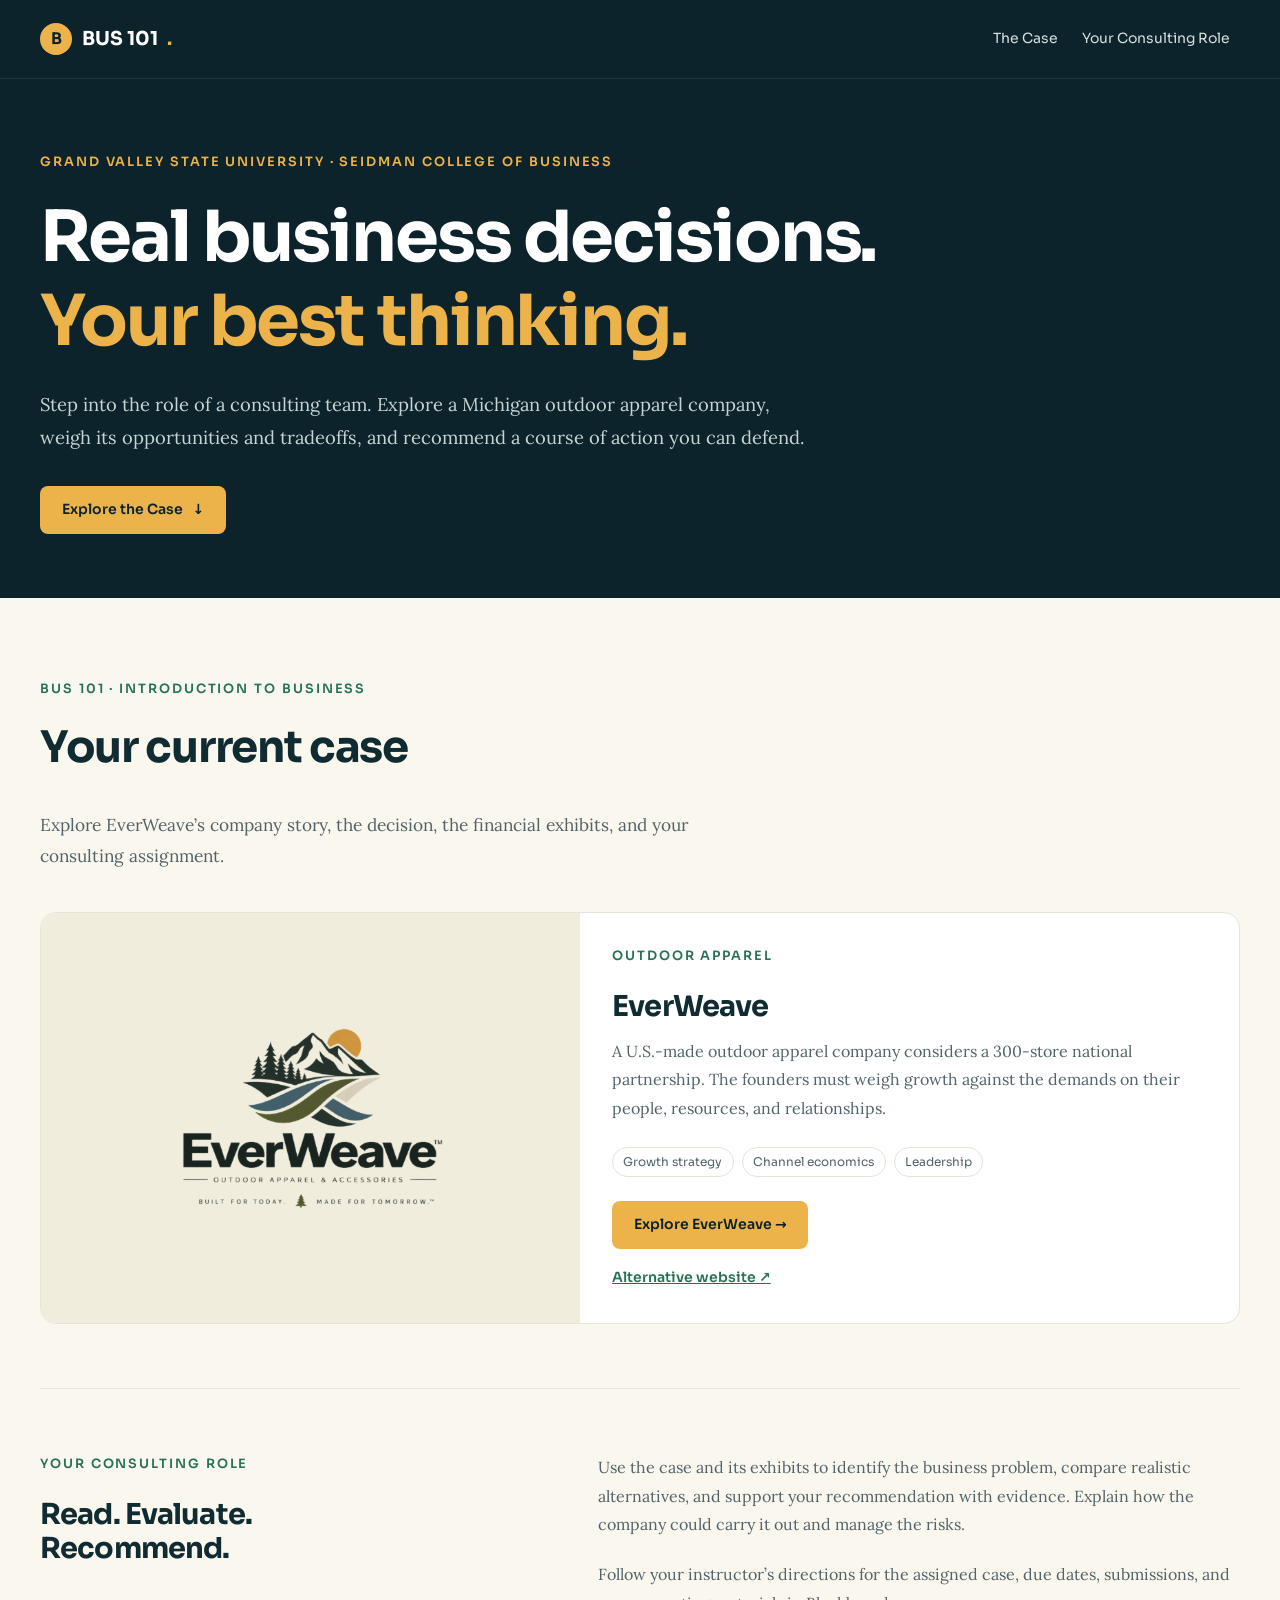
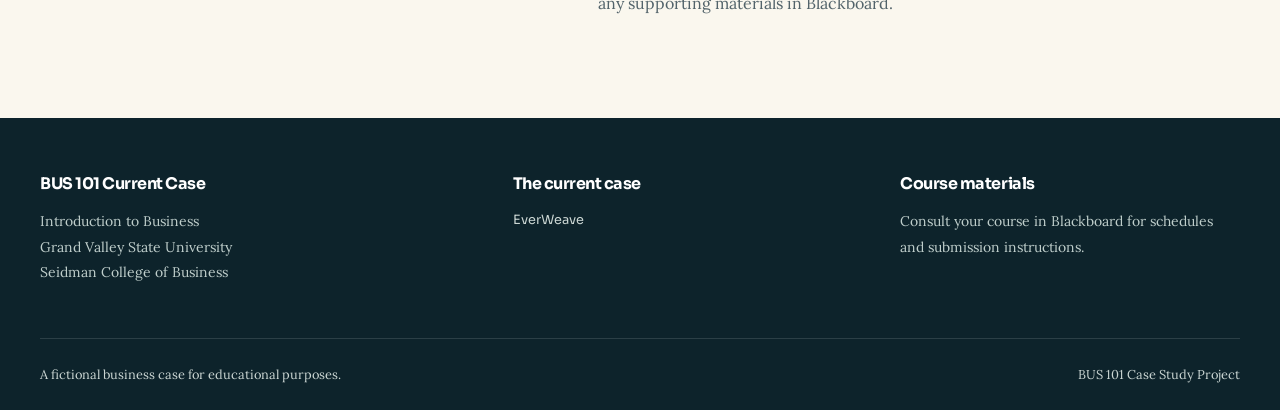
<file: index.html>
<!doctype html><html lang="en">
<head><meta charset="utf-8"><meta name="viewport" content="width=device-width, initial-scale=1">
<title>BUS 101 Current Case · Grand Valley State University</title><meta name="description" content="Explore EverWeave, the current BUS 101 consulting case at Grand Valley State University.">
<link rel="icon" type="image/svg+xml" href="data:image/svg+xml,%3Csvg%20xmlns%3D%22http%3A%2F%2Fwww.w3.org%2F2000%2Fsvg%22%20viewBox%3D%220%200%2032%2032%22%3E%3Crect%20width%3D%2232%22%20height%3D%2232%22%20rx%3D%228%22%20fill%3D%22%23102b32%22%2F%3E%3Cpath%20d%3D%22M7%208h8v17H7zm10%200h8v17h-8z%22%20fill%3D%22%23edb34b%22%2F%3E%3Cpath%20d%3D%22M16%208v18%22%20stroke%3D%22%23faf7ee%22%20stroke-width%3D%222%22%2F%3E%3C%2Fsvg%3E"><link rel="stylesheet" href="/assets/style-8b773d0e2d96.css"><script defer src="/assets/site-798e80469c7b.js"></script></head>
<body class="landing"><a class="skip" href="#main">Skip to content</a>
<header class="header"><div class="container header-inner"><a class="brand" href="/" aria-label="BUS 101 current case home"><span class="brand-mark" aria-hidden="true">B</span>BUS 101<span>.</span></a><nav class="nav" aria-label="Main navigation" style="display:flex"><a href="#case">The Case</a><a href="#consulting">Your Consulting Role</a></nav></div></header>
<main id="main"><section class="hero"><div class="container"><div class="hero-inner"><span class="eyebrow">Grand Valley State University · Seidman College of Business</span><h1>Real business decisions.<br><em>Your best thinking.</em></h1><p>Step into the role of a consulting team. Explore a Michigan outdoor apparel company, weigh its opportunities and tradeoffs, and recommend a course of action you can defend.</p><div class="actions"><a class="button" href="#case">Explore the Case <span aria-hidden="true">↓</span></a></div></div></div></section>
<section class="section" id="case"><div class="container"><div class="section-heading"><span class="eyebrow">BUS 101 · Introduction to Business</span><h2>Your current case</h2><p>Explore EverWeave’s company story, the decision, the financial exhibits, and your consulting assignment.</p></div>
<div class="case-grid"><article class="case-card"><div class="case-image logo"><img src="/assets/everweave-logo-0d8f1a7ea96b.png" width="435" height="405" alt="EverWeave Outdoor Apparel and Accessories"></div><div class="case-body"><span class="eyebrow">Outdoor Apparel</span><h3>EverWeave</h3><p>A U.S.-made outdoor apparel company considers a 300-store national partnership. The founders must weigh growth against the demands on their people, resources, and relationships.</p><div class="tags"><span class="tag">Growth strategy</span><span class="tag">Channel economics</span><span class="tag">Leadership</span></div><a class="button" href="https://gvbus101.github.io/everweave/">Explore EverWeave →</a><br><a class="platform-link" href="https://everweave-case.cnallenzhao.chatgpt.site">Alternative website ↗</a></div></article></div>
<div class="course-intro" id="consulting"><div><span class="eyebrow">Your Consulting Role</span><h2>Read. Evaluate.<br>Recommend.</h2></div><div><p>Use the case and its exhibits to identify the business problem, compare realistic alternatives, and support your recommendation with evidence. Explain how the company could carry it out and manage the risks.</p><p>Follow your instructor’s directions for the assigned case, due dates, submissions, and any supporting materials in Blackboard.</p></div></div></div></section></main>
<footer class="footer"><div class="container"><div class="footer-grid"><div><h3>BUS 101 Current Case</h3><p>Introduction to Business<br>Grand Valley State University<br>Seidman College of Business</p></div><div><h3>The current case</h3><div class="footer-links"><a href="https://gvbus101.github.io/everweave/">EverWeave</a></div></div><div><h3>Course materials</h3><p>Consult your course in Blackboard for schedules and submission instructions.</p></div></div><div class="footer-bottom"><span>A fictional business case for educational purposes.</span><span>BUS 101 Case Study Project</span></div></div></footer>
</body></html>
</file>
<file: assets/style-8b773d0e2d96.css>
@import url('https://fonts.googleapis.com/css2?family=Sora:wght@400;500;600;700;800&family=Lora:ital,wght@0,400;0,500;0,600;1,400;1,500&display=swap');
:root{--ink:#102b32;--deep:#0d232b;--cream:#faf7ee;--paper:#fff;--muted:#52636a;--accent:#edb34b;--green:#287353;--border:#e3e5da;--heading:'Sora',system-ui,sans-serif;--body:'Lora',Georgia,serif}
*{box-sizing:border-box}html{scroll-behavior:smooth;scroll-padding-top:6rem}body{margin:0;background:var(--cream);color:var(--ink);font-family:var(--body);font-size:1rem;line-height:1.8}a{color:inherit}img{max-width:100%;display:block}button{font:inherit;cursor:pointer}h1,h2,h3,h4,.eyebrow,.button,.nav,.brand,.metric,.small-label{font-family:var(--heading)}h1,h2,h3,h4{line-height:1.2;margin-top:0;letter-spacing:-.03em}h1{font-size:clamp(2.4rem,6.4vw,5.9rem)}h2{font-size:clamp(1.8rem,3.4vw,2.8rem)}h3{font-size:1.3rem}p{margin:0 0 1.3rem}ul,ol{padding-left:1.4rem}li{margin-bottom:.5rem}.container{width:min(1200px,calc(100% - 3rem));margin:auto}.skip{position:fixed;z-index:1000;top:-6rem;left:1rem;background:var(--accent);color:var(--deep);padding:.7rem 1rem}.skip:focus{top:.5rem}:focus-visible{outline:3px solid #c78115;outline-offset:5px}.header{position:sticky;top:0;z-index:30;background:var(--deep);color:#fff;border-bottom:1px solid #ffffff14}.header-inner{min-height:78px;display:flex;align-items:center;justify-content:space-between;gap:1rem}.brand{display:flex;align-items:center;gap:.6rem;font-size:1.2rem;font-weight:700;text-decoration:none;white-space:nowrap}.brand-mark{width:32px;height:32px;display:grid;place-items:center;background:var(--accent);color:var(--deep);border-radius:50%;font-size:1rem}.brand span:last-child{color:var(--accent)}.nav{display:flex;align-items:center;gap:.2rem;font-size:.875rem}.nav a{padding:.6rem .65rem;color:#d7e0df;text-decoration:none;border-radius:.35rem}.nav a:hover,.nav a[aria-current=page]{color:var(--accent);background:#ffffff0a}.menu-button{display:none;color:#fff;background:none;border:1px solid #ffffff50;border-radius:.4rem;padding:.45rem .7rem;font-family:var(--heading)}.hero{background:var(--deep);color:white}.hero-inner{display:grid;grid-template-columns:1.2fr 1fr;gap:4rem;align-items:center;padding:6rem 0 5rem}.eyebrow{font-size:.8rem;text-transform:uppercase;font-weight:600;letter-spacing:.15em;color:var(--green);display:block;margin-bottom:1.3rem}.hero .eyebrow,.page-hero .eyebrow{color:var(--accent)}.hero h1{margin:0 0 1.5rem}.hero h1 em{font-style:normal;color:var(--accent)}.hero p{max-width:38rem;color:#c6d4d3;font-size:1.15rem}.hero-art{background:#f2efdf;border-radius:1rem;padding:2rem;box-shadow:0 20px 70px #0004}.hero-art img{width:100%;max-width:430px;margin:auto}.hero-art figcaption{border-top:1px solid #102b3230;color:var(--muted);font-family:var(--heading);font-size:.875rem;padding-top:1rem;margin-top:.6rem}.actions{display:flex;gap:1rem;flex-wrap:wrap;margin-top:2rem}.button{display:inline-flex;justify-content:center;align-items:center;gap:.6rem;min-height:48px;border-radius:.5rem;padding:.8rem 1.3rem;background:var(--accent);color:var(--deep);border:1px solid transparent;text-decoration:none;font-size:.875rem;font-weight:600;line-height:1.4;transition:background .2s,transform .2s}.button:hover{background:#f8c265;transform:translateY(-2px)}.button.secondary{background:transparent;border-color:#ffffff50;color:white}.button.secondary:hover{background:#ffffff10}.button.outline{background:transparent;color:var(--ink);border-color:var(--border)}.button.outline:hover{border-color:var(--green);background:#f0f2e8}.stats{background:#17343d;color:#fff}.stats-grid{display:grid;grid-template-columns:repeat(4,1fr);padding:2.3rem 0;gap:1.5rem}.stat{text-align:center}.metric{font-size:clamp(1.8rem,3vw,2.5rem);font-weight:700;color:var(--accent);line-height:1.25}.small-label{font-size:.875rem;color:#c9d4d1;margin-top:.5rem}.section{padding:5rem 0}.section-heading{max-width:46rem;margin-bottom:2.5rem}.section-heading p,.lead{color:var(--muted);font-size:1.08rem}.cards{display:grid;grid-template-columns:repeat(3,1fr);gap:1.2rem}.card{background:var(--paper);border:1px solid var(--border);border-radius:.8rem;padding:1.7rem;text-decoration:none;transition:transform .2s,border-color .2s,box-shadow .2s}.card:hover{transform:translateY(-4px);border-color:#28735370;box-shadow:0 14px 25px #102b3209}.card .number{font-family:var(--heading);font-size:.8rem;color:var(--green);font-weight:700;display:block;margin-bottom:1rem}.card h3{margin-bottom:.7rem}.card p{color:var(--muted);font-size:.95rem;margin-bottom:1rem}.card .read-more{font-family:var(--heading);font-size:.875rem;font-weight:600;color:var(--green)}.quote{background:var(--ink);color:#fff;padding:4.5rem 0;text-align:center}.quote blockquote{font-family:var(--heading);font-size:clamp(1.5rem,3.4vw,2.4rem);line-height:1.55;max-width:900px;margin:0 auto}.quote blockquote em{color:var(--accent);font-style:normal}.quote p{margin:1.5rem 0 0;color:#c4d2cf;font-size:.875rem}.page-hero{background:var(--deep);color:white;padding:4rem 0 3.5rem}.page-hero h1{font-size:clamp(2.2rem,4.8vw,4rem);max-width:950px;margin-bottom:1rem}.page-hero p{color:#c7d4d4;max-width:850px;font-size:1.1rem;margin:0}.breadcrumb{font-family:var(--heading);font-size:.8rem;color:#cbd6d2;margin-bottom:2rem}.breadcrumb a{color:#cbd6d2}.reading-layout{display:grid;grid-template-columns:240px minmax(0,1fr);gap:3rem;align-items:start;padding:3.5rem 0 5rem}.toc{position:sticky;top:110px;font-family:var(--heading);font-size:.875rem}.toc h2{font-size:.85rem;letter-spacing:.1em;text-transform:uppercase;color:var(--muted);margin-bottom:1rem}.toc a{display:block;padding:.5rem 0;color:var(--muted);text-decoration:none;border-bottom:1px solid var(--border)}.toc a:hover{color:var(--green)}.reading{min-width:0}.reading>section{margin-bottom:3rem}.reading h2{font-size:1.8rem;margin:0 0 1.5rem}.reading h3{margin-top:2rem}.prose{max-width:780px}.prose p{font-size:1.025rem}.table-wrap{overflow-x:auto;border:1px solid var(--border);border-radius:.65rem;margin:1.5rem 0 2rem;background:#fff}table{border-collapse:collapse;width:100%;font-family:var(--heading);font-size:.875rem;line-height:1.6}caption{text-align:left;padding:1rem 1.25rem;font-weight:600;font-size:1rem;background:var(--ink);color:white}th,td{padding:.9rem 1.15rem;text-align:left;vertical-align:top;border-bottom:1px solid var(--border)}thead{background:#edf1e8}thead th{font-weight:600}tbody tr:nth-child(even){background:#fafbf7}tbody tr:last-child td{border-bottom:0}td:last-child{font-variant-numeric:tabular-nums}.data-note{color:var(--muted);font-size:.875rem}.evidence-note{border-left:3px solid var(--green);padding:.3rem 0 .3rem 1.3rem;margin:2rem 0}.chart{background:#fff;border:1px solid var(--border);border-radius:.8rem;padding:1.5rem;margin:1.5rem 0}.chart figcaption{font-family:var(--heading);font-weight:600;margin-bottom:1.5rem}.bar-row{margin-top:1.2rem}.bar-label{display:flex;justify-content:space-between;gap:1rem;font-family:var(--heading);font-size:.875rem;margin-bottom:.4rem}.bar-track{height:13px;background:#edf0e8;border-radius:20px;overflow:hidden}.bar-fill{height:100%;background:var(--green);border-radius:20px}.bar-row:nth-of-type(2) .bar-fill{background:#4b747d}.bar-row:nth-of-type(3) .bar-fill{background:#bd891e}.founder-grid{display:grid;grid-template-columns:repeat(3,1fr);gap:1.5rem;margin-bottom:3rem}.founder{background:#fff;border:1px solid var(--border);padding:1.8rem;border-radius:.8rem}.founder .initial{display:grid;place-items:center;width:56px;height:56px;background:#eaf0e3;color:var(--green);font-family:var(--heading);font-weight:700;border-radius:50%;margin-bottom:1.5rem}.founder h2{font-size:1.5rem;margin-bottom:.6rem}.founder h3{font-size:.875rem;color:var(--green);margin-top:0;letter-spacing:0;line-height:1.5}.founder p{font-size:.95rem}.founder .style-label{font-family:var(--heading);font-size:.8rem;font-weight:600;border-top:1px solid var(--border);padding-top:1rem}.wide-content{padding:3.5rem 0 5rem}.wide-content .prose{margin:auto}.next-links{display:flex;justify-content:space-between;flex-wrap:wrap;gap:1rem;border-top:1px solid var(--border);padding-top:2rem;margin-top:3rem;font-family:var(--heading);font-size:.875rem}.next-links a{font-weight:600;color:var(--green);text-decoration:none}.letter{background:#fff;padding:2rem;border:1px solid var(--border);border-radius:.7rem}.letter .letter-meta{font-family:var(--heading);font-size:.875rem;border-bottom:1px solid var(--border);padding-bottom:1rem;margin-bottom:1.5rem}.letter-meta div+div{margin-top:.5rem}details{border-bottom:1px solid var(--border);padding:1.2rem 0}summary{font-family:var(--heading);font-weight:600;cursor:pointer;line-height:1.5}details[open] summary{margin-bottom:1.3rem}details p{margin-bottom:.8rem}.glossary details{background:#fff;padding:1.25rem 1.5rem}.step-label{font-family:var(--heading);font-size:.8rem;font-weight:600;color:var(--green);text-transform:uppercase;letter-spacing:.12em}.footer{background:var(--deep);color:#cbd6d3;padding:3.5rem 0 1.5rem;font-size:.875rem}.footer-grid{display:grid;grid-template-columns:1.25fr 1fr 1fr;gap:3rem}.footer h3{color:white;font-size:1rem}.footer p{color:#bfcecb}.footer-links{display:grid;grid-template-columns:1fr 1fr;gap:.5rem 1rem;font-family:var(--heading);font-size:.8rem}.footer-links a{text-decoration:none}.footer a:hover{color:var(--accent)}.footer-bottom{border-top:1px solid #ffffff20;margin-top:2rem;padding-top:1.5rem;display:flex;justify-content:space-between;gap:1rem;flex-wrap:wrap;font-size:.8rem}.landing .hero-inner{display:block;padding:4.5rem 0 4rem;max-width:1000px;margin-left:0}.landing .hero h1{font-size:clamp(2.5rem,5.5vw,4.7rem);max-width:1000px}.landing .hero p{max-width:770px}.case-grid{display:grid;grid-template-columns:1fr 1fr;gap:2rem}.case-card{border:1px solid var(--border);border-radius:1rem;overflow:hidden;background:#fff}.case-image{height:280px;background:#f1eddd;display:flex;align-items:center;justify-content:center;overflow:hidden}.case-image img{width:100%;height:100%;object-fit:cover}.case-image.logo img{max-width:330px;height:auto;object-fit:contain;padding:1.3rem}.case-body{padding:2rem}.case-body h3{font-size:1.8rem;margin-bottom:.8rem}.case-body p{color:var(--muted)}.tags{display:flex;flex-wrap:wrap;gap:.5rem;margin:1.5rem 0}.tag{font-family:var(--heading);font-size:.75rem;border:1px solid var(--border);border-radius:2rem;padding:.2rem .65rem;color:var(--muted)}.platform-link{font-family:var(--heading);font-size:.875rem;font-weight:600;color:var(--green);margin-top:1rem;display:inline-block}.course-intro{display:grid;grid-template-columns:1fr 1.3fr;gap:4rem;padding-top:4rem;border-top:1px solid var(--border);margin-top:4rem}.course-intro h2{font-size:1.8rem}.course-intro p{color:var(--muted)}.source-line{font-family:var(--heading);font-size:.75rem;color:var(--muted);margin-top:2.5rem}.print-button{border:1px solid var(--border);background:#fff;color:var(--ink);padding:.6rem 1rem;border-radius:.4rem;font-family:var(--heading);font-size:.875rem;margin-bottom:2rem}
@media(max-width:1150px){.nav{gap:0;font-size:.8rem}.nav a{padding:.6rem .45rem}.container{width:min(1200px,calc(100% - 2rem))}.header-inner{gap:.7rem}.hero-inner{gap:2rem}}@media(max-width:1000px){.menu-button{display:block}.header-inner{min-height:68px}.nav{display:none;position:absolute;top:68px;left:0;right:0;background:var(--deep);border-top:1px solid #ffffff25;padding:1rem;font-size:.9rem}.nav.open{display:grid;grid-template-columns:1fr 1fr}.nav a{padding:.7rem}.hero-inner{padding:3.5rem 0;gap:1.5rem}.hero-art{padding:1rem;margin:0}.hero h1{font-size:clamp(2.8rem,6vw,4.5rem)}.reading-layout{grid-template-columns:180px minmax(0,1fr);gap:2rem}.cards{grid-template-columns:repeat(2,1fr)}.founder-grid{grid-template-columns:1fr}.founder{padding:2rem}.founder-grid .initial{float:left;margin-right:1rem}.footer-grid{gap:1.5rem}}@media(max-width:700px){.hero-inner{grid-template-columns:1fr}.hero-art{max-width:440px;width:100%;margin-top:1.5rem}.hero-art img{max-width:300px}.hero h1{font-size:3.2rem}.hero p{font-size:1rem}.hero .actions{margin-top:1.4rem}.stats-grid{grid-template-columns:1fr 1fr;gap:2rem;padding:2rem 0}.section{padding:3rem 0}.cards{grid-template-columns:1fr}.page-hero{padding:2.5rem 0}.reading-layout{display:block;padding:2rem 0 3rem}.toc{position:static;display:flex;gap:.6rem;overflow:auto;margin-bottom:2rem;padding-bottom:.5rem}.toc h2{display:none}.toc a{white-space:nowrap;padding:.5rem .8rem;border:1px solid var(--border);border-radius:2rem;background:white}.reading h2{font-size:1.6rem}.reading>section{margin-bottom:2.5rem}.footer-grid{grid-template-columns:1fr}.footer{padding-top:2.5rem}.letter{padding:1.3rem}.case-grid{grid-template-columns:1fr}.case-image{height:240px}.case-body{padding:1.5rem}.course-intro{grid-template-columns:1fr;gap:.5rem;padding-top:2.5rem;margin-top:2.5rem}.landing .hero-inner{padding:3rem 0}.landing .hero h1{font-size:2.6rem}table{font-size:.8rem}th,td{padding:.7rem .8rem}.chart{margin-left:0;margin-right:0;padding:1.1rem}.quote{padding:3rem 0}.wide-content{padding:2.5rem 0 3rem}.button{padding:.8rem 1rem}.small-label{font-size:.8rem}.footer-bottom{display:block}.footer-bottom span{display:block;margin-bottom:.5rem}}
@media(prefers-reduced-motion:reduce){html{scroll-behavior:auto}*,*::before,*::after{animation:none!important;transition:none!important}}
@media print{body{background:white;color:black;font-size:11pt}.header,.footer,.toc,.actions,.next-links,.print-button,.skip,.breadcrumb{display:none!important}.container{width:100%}.page-hero{background:white;color:black;padding:0 0 1rem}.page-hero h1{font-size:26pt}.page-hero p,.page-hero .eyebrow{color:black}.reading-layout,.wide-content{display:block;padding:0}.letter{border:0;padding:0}details{break-inside:avoid}details>summary{list-style:none}.reading>section{margin-bottom:1.5rem}h2,h3{break-after:avoid}table{font-size:9pt}tr{break-inside:avoid}caption{color:black;background:#eee}.hero{background:white;color:black}.hero p{color:black}.hero-art{box-shadow:none}.stats{background:white;color:black}.metric{color:black}.table-wrap{overflow:visible}.source-line{color:black}}

.landing .nav{position:static;padding:0;background:none;border:0;font-size:.875rem}.landing .header-inner{flex-wrap:wrap;padding:.8rem 0}.landing .nav a{white-space:nowrap}
.landing .case-grid{grid-template-columns:1fr}.landing .case-card{display:grid;grid-template-columns:minmax(0,.9fr) minmax(0,1.1fr)}.landing .case-image{height:100%;min-height:280px}.landing .case-image.logo img{width:min(100%,360px)}
@media(max-width:700px){.landing .case-card{display:block}.landing .case-image{height:240px;min-height:0}}
</file>
